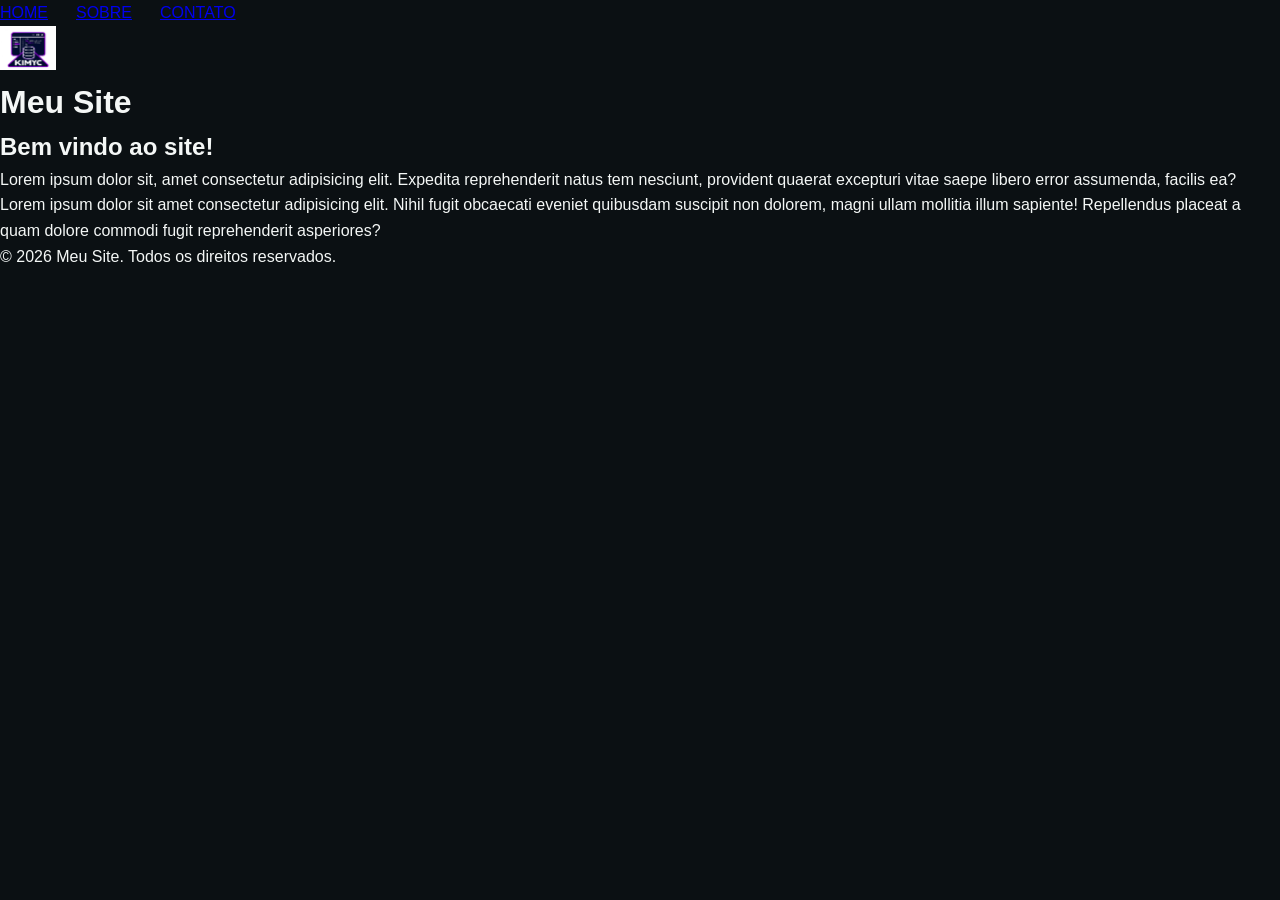
<file: index.html>
<!DOCTYPE html>
<html lang="pt-br">
<head>
    <meta charset="UTF-8">
    <meta name="viewport" content="width=device-width, initial-scale=1.0">
    <title>Ideia site KIMYC</title>
    <link rel="stylesheet" href="style.css">
</head>
<body>

    <header>
        <nav id="navegador">
            <ul>
                <li><a href="#home">HOME</a></li>
                <li><a href="#sobre">SOBRE</a></li>
                <li><a href="#contato">CONTATO</a></li>
            </ul>
        </nav>
    </header>

    <main>
        <img src="./ConsultoriaKimyc.png" alt="Logo do site" id="logo">
        <h1>Meu Site</h1>

        <section id="home">
            <h2>Bem vindo ao site!</h2>
        </section>

        <section id="sobre">
            <p>Lorem ipsum dolor sit, amet consectetur adipisicing elit. Expedita reprehenderit natus tem nesciunt, provident quaerat excepturi vitae saepe libero error assumenda, facilis ea?</p>
        </section>

        <section id="MENU">
            <p>Lorem ipsum dolor sit amet consectetur adipisicing elit. Nihil fugit obcaecati eveniet quibusdam suscipit non dolorem, magni ullam mollitia illum sapiente! Repellendus placeat a quam dolore commodi fugit reprehenderit asperiores?</p>
        </section>
    </main>

    <footer id="footer">
        <p>© 2026 Meu Site. Todos os direitos reservados.</p>
    </footer>

    <script src="./main.js"></script>
</body>
</html>
</file>
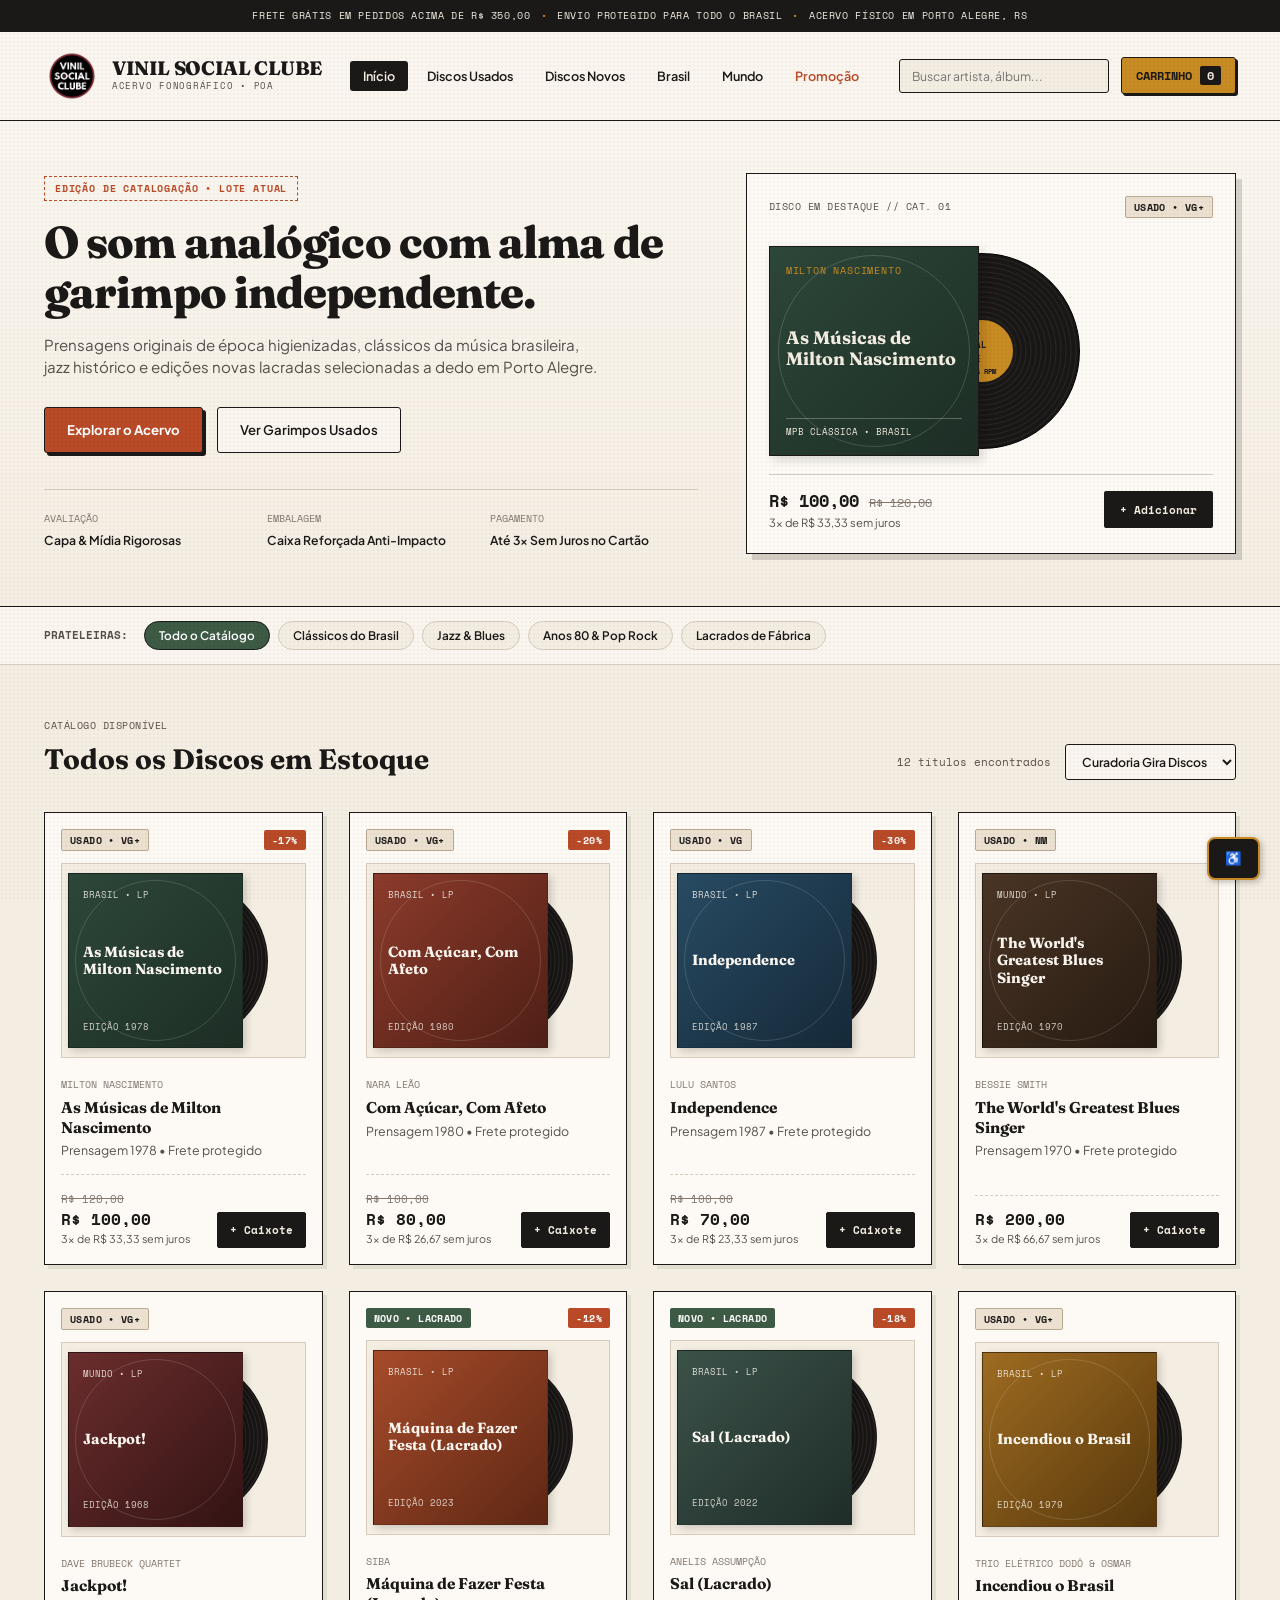
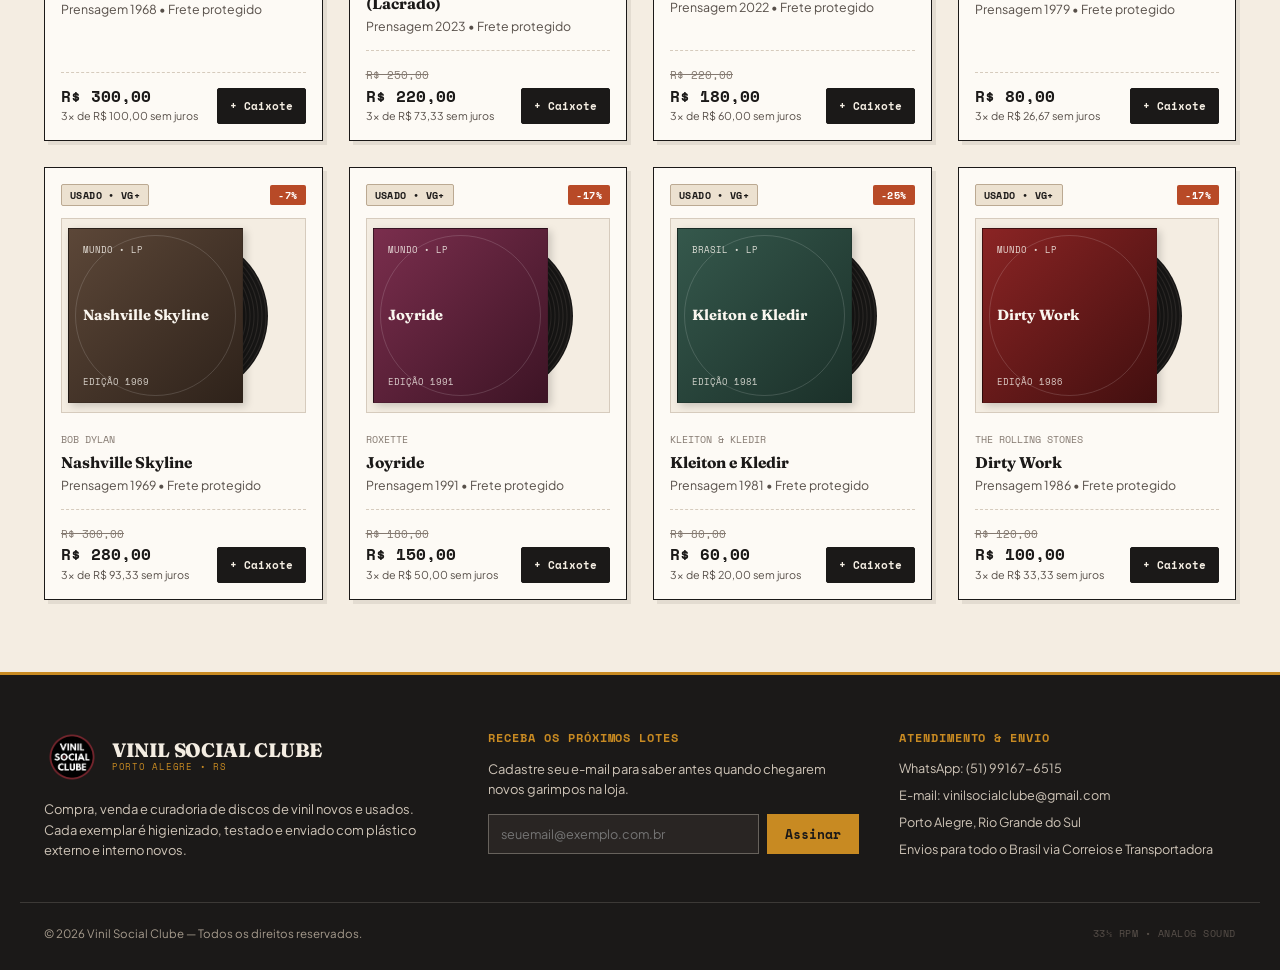
<file: index_cliente.html>
<!DOCTYPE html>
<html lang="pt-BR">
<head>
  <meta charset="UTF-8" />
  <meta name="viewport" content="width=device-width, initial-scale=1.0" />
  <title>Vinil Social Clube — Loja de Discos de Vinil | Porto Alegre</title>

  <!-- Fontes Editoriais Analógicas -->
  <link rel="preconnect" href="https://fonts.googleapis.com" />
  <link rel="preconnect" href="https://fonts.gstatic.com" crossorigin />
  <link href="https://fonts.googleapis.com/css2?family=Fraunces:ital,opsz,wght@0,9..144,400;0,9..144,600;0,9..144,800;1,9..144,400&family=Plus+Jakarta+Sans:wght@400;500;600;700&family=Space+Mono:ital,wght@0,400;0,700;1,400&display=swap" rel="stylesheet" />

  <!-- Folha de Estilos Externa -->
  <link rel="stylesheet" href="./style_cliente.css" />
</head>
<body>

  <!-- Textura sutil de papel analógico -->
  <div class="paper-grain" aria-hidden="true"></div>

  <!-- Barra Superior de Aviso -->
  <div class="top-strip">
    <span>FRETE GRÁTIS EM PEDIDOS ACIMA DE R$ 350,00</span>
    <span class="separator">•</span>
    <span>ENVIO PROTEGIDO PARA TODO O BRASIL</span>
    <span class="separator">•</span>
    <span>ACERVO FÍSICO EM PORTO ALEGRE, RS</span>
  </div>

  <!-- Cabeçalho Principal -->
  <header class="site-header">
    <div class="container header-inner">
      <a href="#" class="brand" id="resetFiltersBrand">
        <img class="brand-logo" src="./vinil.social.clube.png" alt="Logo Vinil Social Clube" />
        <div class="brand-text">
          <span class="brand-title">VINIL SOCIAL CLUBE</span>
          <span class="brand-sub">ACERVO FONOGRÁFICO • POA</span>
        </div>
      </a>

      <nav class="main-nav" aria-label="Navegação principal">
        <button type="button" class="nav-link active" data-filter-type="all" data-filter-value="all">Início</button>
        <button type="button" class="nav-link" data-filter-type="condition" data-filter-value="usado">Discos Usados</button>
        <button type="button" class="nav-link" data-filter-type="condition" data-filter-value="novo">Discos Novos</button>
        <button type="button" class="nav-link" data-filter-type="origin" data-filter-value="brasil">Brasil</button>
        <button type="button" class="nav-link" data-filter-type="origin" data-filter-value="mundo">Mundo</button>
        <button type="button" class="nav-link nav-promo" data-filter-type="promo" data-filter-value="true">Promoção</button>
      </nav>

      <div class="header-actions">
        <div class="search-box">
          <label for="searchInput" class="sr-only">Buscar artista ou álbum</label>
          <input type="search" id="searchInput" placeholder="Buscar artista, álbum..." autocomplete="off" />
        </div>

        <button type="button" class="crate-btn" id="openCrateBtn" aria-label="Abrir carrinho de compras">
          <span class="crate-label">CARRINHO</span>
          <span class="crate-count" id="crateCount">0</span>
        </button>
      </div>
    </div>
  </header>

  <!-- Hero Editorial -->
  <section class="hero-section">
    <div class="container hero-grid">
      <div class="hero-copy">
        <div class="stamp-tag">EDIÇÃO DE CATALOGAÇÃO • LOTE ATUAL</div>
        <h1>O som analógico com alma de garimpo independente.</h1>
        <p>
          Prensagens originais de época higienizadas, clássicos da música brasileira, jazz histórico e edições novas lacradas selecionadas a dedo em Porto Alegre.
        </p>
        <div class="hero-cta-group">
          <a href="#catalogo" class="btn-primary">Explorar o Acervo</a>
          <button type="button" class="btn-secondary" id="btnFilterUsedHero">Ver Garimpos Usados</button>
        </div>

        <div class="hero-specs">
          <div class="spec-item">
            <span class="spec-code">AVALIAÇÃO</span>
            <strong>Capa &amp; Mídia Rigorosas</strong>
          </div>
          <div class="spec-item">
            <span class="spec-code">EMBALAGEM</span>
            <strong>Caixa Reforçada Anti-Impacto</strong>
          </div>
          <div class="spec-item">
            <span class="spec-code">PAGAMENTO</span>
            <strong>Até 3x Sem Juros no Cartão</strong>
          </div>
        </div>
      </div>

      <!-- Destaque Tátil / Vitrine de Turntable -->
      <aside class="hero-showcase" aria-label="Destaque da Curadoria">
        <div class="showcase-card">
          <div class="showcase-header">
            <span class="mono-label">DISCO EM DESTAQUE // CAT. 01</span>
            <span class="badge badge-used">USADO • VG+</span>
          </div>
          <div class="showcase-vinyl-stage">
            <div class="showcase-sleeve" id="heroSleeve">
              <div class="sleeve-art sleeve-milton">
                <span class="sleeve-artist">MILTON NASCIMENTO</span>
                <span class="sleeve-album">As Músicas de Milton Nascimento</span>
                <span class="sleeve-seal">MPB CLÁSSICA • BRASIL</span>
              </div>
            </div>
            <div class="showcase-disc" aria-hidden="true">
              <div class="disc-label">
                <span>VINIL SOCIAL CLUBE</span>
                <small>33⅓ RPM</small>
              </div>
            </div>
          </div>
          <div class="showcase-footer">
            <div>
              <p class="showcase-price">R$ 100,00 <span class="old-price">R$ 120,00</span></p>
              <p class="showcase-installment">3x de R$ 33,33 sem juros</p>
            </div>
            <button type="button" class="btn-add-featured" data-id="milton-01">+ Adicionar</button>
          </div>
        </div>
      </aside>
    </div>
  </section>

  <!-- Faixa de Curadoria Temática -->
  <section class="curation-bar" aria-label="Curadorias temáticas">
    <div class="container curation-inner">
      <span class="curation-title">PRATELEIRAS:</span>
      <div class="curation-pills" id="curationPills">
        <button type="button" class="pill active" data-curator="all">Todo o Catálogo</button>
        <button type="button" class="pill" data-curator="brasil">Clássicos do Brasil</button>
        <button type="button" class="pill" data-curator="jazz-blues">Jazz &amp; Blues</button>
        <button type="button" class="pill" data-curator="anos-80">Anos 80 &amp; Pop Rock</button>
        <button type="button" class="pill" data-curator="novos">Lacrados de Fábrica</button>
      </div>
    </div>
  </section>

  <!-- Catálogo Principal -->
  <main id="catalogo" class="catalog-section">
    <div class="container">
      <div class="catalog-header">
        <div>
          <span class="mono-label">CATÁLOGO DISPONÍVEL</span>
          <h2 id="catalogHeading">Todos os Discos em Estoque</h2>
        </div>

        <div class="catalog-controls">
          <span class="results-counter" id="resultsCounter">12 títulos encontrados</span>
          <label for="sortSelect" class="sr-only">Ordenar catálogo</label>
          <select id="sortSelect" class="vintage-select">
            <option value="featured">Curadoria Gira Discos</option>
            <option value="price-asc">Menor Preço</option>
            <option value="price-desc">Maior Preço</option>
            <option value="discount">Maiores Descontos</option>
          </select>
        </div>
      </div>

      <!-- Grade de Produtos -->
      <div class="records-grid" id="recordsGrid"></div>

      <!-- Estado Vazio -->
      <div class="empty-state hidden" id="emptyState">
        <h3>Nenhum disco encontrado neste carrinho.</h3>
        <p>Tente buscar por outro artista ou limpe os filtros ativos para voltar ao acervo completo.</p>
        <button type="button" class="btn-primary" id="clearAllFiltersBtn">Mostrar Todos os Discos</button>
      </div>
    </div>
  </main>

  <!-- Encarte / Rodapé -->
  <footer class="site-footer">
    <div class="container footer-grid">
      <div class="footer-col">
        <div class="brand footer-brand">
          <img class="brand-logo" src="./vinil.social.clube.png" alt="Logo Vinil Social Clube" />
          <div class="brand-text">
            <span class="brand-title">VINIL SOCIAL CLUBE</span>
            <span class="brand-sub">PORTO ALEGRE • RS</span>
          </div>
        </div>
        <p class="footer-desc">
          Compra, venda e curadoria de discos de vinil novos e usados. Cada exemplar é higienizado, testado e enviado com plástico externo e interno novos.
        </p>
      </div>

      <div class="footer-col">
        <h4>RECEBA OS PRÓXIMOS LOTES</h4>
        <p class="footer-desc">Cadastre seu e-mail para saber antes quando chegarem novos garimpos na loja.</p>
        <form class="newsletter-form" id="newsletterForm">
          <label for="newsletterEmail" class="sr-only">Seu melhor e-mail</label>
          <input type="email" id="newsletterEmail" placeholder="seuemail@exemplo.com.br" required />
          <button type="submit">Assinar</button>
        </form>
        <p class="newsletter-feedback" id="newsletterFeedback" role="status"></p>
      </div>

      <div class="footer-col">
        <h4>ATENDIMENTO &amp; ENVIO</h4>
        <ul class="footer-list">
          <li>WhatsApp: (51) 99167-6515</li>
          <li>E-mail: vinilsocialclube@gmail.com</li>
          <li>Porto Alegre, Rio Grande do Sul</li>
          <li>Envios para todo o Brasil via Correios e Transportadora</li>
        </ul>
      </div>
    </div>

    <div class="container footer-bottom">
      <span>© 2026 Vinil Social Clube — Todos os direitos reservados.</span>
      <span class="mono-label">33⅓ RPM • ANALOG SOUND</span>
    </div>
  </footer>

  <!-- Gaveta Lateral do Carrinho -->
  <div class="drawer-backdrop hidden" id="drawerBackdrop"></div>
  <aside class="crate-drawer" id="crateDrawer" aria-hidden="true" aria-label="Seu carrinho de compras">
    <div class="drawer-header">
      <div>
        <span class="mono-label">SEU CARRINHO</span>
        <h3>Discos Selecionados</h3>
      </div>
      <button type="button" class="close-drawer-btn" id="closeCrateBtn" aria-label="Fechar carrinho">✕</button>
    </div>

    <div class="shipping-meter">
      <p id="shippingMessage">Faltam <strong>R$ 350,00</strong> para ganhar Frete Grátis.</p>
      <div class="meter-track">
        <div class="meter-fill" id="shippingBar"></div>
      </div>
    </div>

    <div class="drawer-body" id="crateItemsContainer">
      <p class="empty-crate-msg">Seu carrinho ainda está vazio. Escolha um disco no catálogo para começar.</p>
    </div>

    <div class="drawer-footer">
      <div class="subtotal-row">
        <span>Subtotal</span>
        <strong id="crateSubtotal">R$ 0,00</strong>
      </div>
      <p class="installment-summary" id="crateInstallments">Parcele em até 3x sem juros</p>
      <button type="button" class="btn-primary btn-checkout" id="checkoutBtn">Finalizar Pedido</button>
    </div>
  </aside>

  <!-- Toast de Notificação -->
  <div class="toast" id="toastNotification" role="status" aria-live="polite"></div>
  
<!-- PAINEL DE ACESSIBILIDADE -->
<div class="accessibility-container">

    <button
        type="button"
        id="accessibilityBtn"
        class="accessibility-btn"
        aria-label="Abrir opções de acessibilidade"
        aria-expanded="false"
        aria-controls="accessibilityPanel">
        ♿
    </button>

    <div
        id="accessibilityPanel"
        class="accessibility-panel"
        aria-label="Opções de acessibilidade"
        hidden>

        <h3>Acessibilidade</h3>
        <p>Personalize sua experiência no site.</p>

        <div class="accessibility-options">

            <button type="button" id="increaseFont">
                A+ Aumentar fonte
            </button>

            <button type="button" id="decreaseFont">
                A- Diminuir fonte
            </button>

            <button type="button" id="contrastBtn">
                ◐ Alto contraste
            </button>

            <button type="button" id="underlineBtn">
                Sublinhar links
            </button>

            <button type="button" id="resetAccessibility">
                Restaurar padrão
            </button>

        </div>
    </div>
</div>
<!-- FIM DO PAINEL DE ACESSIBILIDADE -->

  <!-- Script Externo -->
  <script src="./main_cliente.js"></script>
</body>
</html>
</file>
<file: style.css>
/* =========================================
   VARIÁVEIS DE CORES (IDENTIDADE KIMYC)
   ========================================= */
   :root {
    --neon: #4CE619;
    --neon-dark: #0E9F43;
    --neon-glow: rgba(76, 230, 25, 0.25);
    --bg-main: #0B1013;
    --bg-card: #131B20;
    --bg-card-hover: #182329;
    --text-main: #F4F7F6;
    --text-muted: #9BAAB2;
    --border-subtle: rgba(255, 255, 255, 0.08);
  }
  
  /* =========================================
     RESET E CONFIGURAÇÕES GERAIS
     ========================================= */
  * {
    margin: 0;
    padding: 0;
    box-sizing: border-box;
  }
  
  html {
    scroll-behavior: smooth;
  }
  
  body {
    font-family: 'Inter', sans-serif;
    background-color: var(--bg-main);
    color: var(--text-main);
    line-height: 1.6;
    overflow-x: hidden;
  }
  
  .container {
    width: 90%;
    max-width: 1180px;
    margin: 0 auto;
  }
  
  .scroll-progress {
    position: fixed;
    top: 0;
    left: 0;
    height: 3px;
    background: linear-gradient(90deg, var(--neon-dark), var(--neon));
    width: 0%;
    z-index: 1001;
    transition: width 0.1s ease;
  }
  
  /* =========================================
     CABEÇALHO E NAVEGAÇÃO
     ========================================= */
  .header {
    position: fixed;
    top: 0;
    width: 100%;
    z-index: 1000;
    background: rgba(11, 16, 19, 0.85);
    backdrop-filter: blur(12px);
    border-bottom: 1px solid var(--border-subtle);
    padding: 14px 0;
  }
  
  .nav-container {
    display: flex;
    justify-content: space-between;
    align-items: center;
  }
  
  .logo-wrapper {
    display: flex;
    align-items: center;
    gap: 10px;
    text-decoration: none;
    color: var(--text-main);
  }
  
  #logo {
    height: 44px;
    width: auto;
  }
  
  .brand-name {
    font-size: 1.4rem;
    font-weight: 800;
    letter-spacing: 1px;
  }
  
  #navegador ul {
    display: flex;
    list-style: none;
    align-items: center;
    gap: 28px;
  }
  
  .nav-link {
    color: var(--text-muted);
    text-decoration: none;
    font-weight: 500;
    font-size: 0.95rem;
    transition: color 0.3s;
  }
  
  .nav-link:hover {
    color: var(--neon);
  }
  
  .btn-nav {
    background-color: rgba(76, 230, 25, 0.12);
    color: var(--neon);
    border: 1px solid var(--neon);
    padding: 8px 18px;
    border-radius: 6px;
    text-decoration: none;
    font-weight: 600;
    transition: all 0.3s ease;
  }
  
  .btn-nav:hover {
    background-color: var(--neon);
    color: #0B1013;
  }
  
  .menu-toggle {
    display: none;
    background: none;
    border: none;
    cursor: pointer;
    flex-direction: column;
    gap: 5px;
  }
  
  .menu-toggle span {
    width: 26px;
    height: 3px;
    background-color: var(--text-main);
    border-radius: 2px;
  }
  
  /* =========================================
     SEÇÃO HERO
     ========================================= */
  .hero {
    position: relative;
    padding: 150px 0 90px;
    min-height: 92vh;
    display: flex;
    align-items: center;
  }
  
  .hero-glow {
    position: absolute;
    top: 20%;
    right: 10%;
    width: 380px;
    height: 380px;
    background: radial-gradient(circle, var(--neon-glow) 0%, transparent 70%);
    filter: blur(50px);
    z-index: -1;
  }
  
  .hero-grid {
    display: grid;
    grid-template-columns: 1.2fr 0.8fr;
    align-items: center;
    gap: 50px;
  }
  
  .badge {
    display: inline-block;
    background: rgba(76, 230, 25, 0.1);
    color: var(--neon);
    padding: 6px 14px;
    border-radius: 50px;
    font-size: 0.85rem;
    font-weight: 600;
    border: 1px solid rgba(76, 230, 25, 0.3);
    margin-bottom: 20px;
  }
  
  .hero h1 {
    font-size: 3rem;
    font-weight: 800;
    line-height: 1.15;
    margin-bottom: 20px;
  }
  
  .highlight-text {
    color: var(--neon);
  }
  
  .cursor {
    color: var(--neon);
    animation: blink 0.8s infinite;
  }
  
  @keyframes blink {
    50% { opacity: 0; }
  }
  
  .hero p {
    color: var(--text-muted);
    font-size: 1.1rem;
    margin-bottom: 32px;
    max-width: 560px;
  }
  
  .hero-buttons {
    display: flex;
    gap: 16px;
    flex-wrap: wrap;
    margin-bottom: 45px;
  }
  
  .btn-primary {
    background-color: var(--neon);
    color: #0B1013;
    padding: 14px 28px;
    border-radius: 8px;
    font-weight: 700;
    text-decoration: none;
    border: none;
    cursor: pointer;
    font-size: 1rem;
    font-family: inherit;
    transition: transform 0.25s ease, box-shadow 0.25s ease;
    display: inline-block;
  }
  
  .btn-primary:hover {
    transform: translateY(-3px);
    box-shadow: 0 10px 25px rgba(76, 230, 25, 0.35);
  }
  
  .btn-secondary {
    background-color: transparent;
    color: var(--text-main);
    padding: 14px 28px;
    border-radius: 8px;
    font-weight: 600;
    text-decoration: none;
    border: 1px solid var(--border-subtle);
    transition: all 0.25s ease;
  }
  
  .btn-secondary:hover {
    border-color: var(--neon);
    color: var(--neon);
  }
  
  .hero-stats {
    display: flex;
    gap: 35px;
    padding-top: 25px;
    border-top: 1px solid var(--border-subtle);
  }
  
  .stat-item strong {
    display: block;
    font-size: 1.5rem;
    color: var(--neon);
  }
  
  .stat-item span {
    font-size: 0.85rem;
    color: var(--text-muted);
  }
  
  .logo-stage {
    display: flex;
    justify-content: center;
    align-items: center;
  }
  
  .hero-logo-destaque {
    width: 100%;
    max-width: 340px;
    animation: float 4s ease-in-out infinite;
    filter: drop-shadow(0 15px 30px rgba(76, 230, 25, 0.2));
  }
  
  @keyframes float {
    0%, 100% { transform: translateY(0px); }
    50% { transform: translateY(-14px); }
  }
  
  /* =========================================
     SEÇÕES E CARDS
     ========================================= */
  .section {
    padding: 90px 0;
  }
  
  .section-header {
    text-align: center;
    max-width: 680px;
    margin: 0 auto 55px;
  }
  
  .section-tag {
    color: var(--neon);
    font-size: 0.85rem;
    font-weight: 700;
    text-transform: uppercase;
    letter-spacing: 1.5px;
    display: block;
    margin-bottom: 10px;
  }
  
  .section-header h2 {
    font-size: 2.2rem;
    font-weight: 700;
    margin-bottom: 14px;
  }
  
  .subtitle {
    color: var(--text-muted);
    font-size: 1.05rem;
  }
  
  .cards-grid, .services-grid {
    display: grid;
    grid-template-columns: repeat(auto-fit, minmax(300px, 1fr));
    gap: 26px;
  }
  
  .card, .service-card {
    background-color: var(--bg-card);
    border: 1px solid var(--border-subtle);
    border-radius: 14px;
    padding: 32px;
    transition: transform 0.3s ease, border-color 0.3s ease, background-color 0.3s ease;
  }
  
  .card:hover, .service-card:hover {
    transform: translateY(-6px);
    border-color: var(--neon);
    background-color: var(--bg-card-hover);
  }
  
  .card-icon {
    font-size: 2rem;
    margin-bottom: 16px;
  }
  
  .card h3, .service-card h3 {
    font-size: 1.25rem;
    margin-bottom: 12px;
  }
  
  .card p, .service-card p {
    color: var(--text-muted);
    font-size: 0.95rem;
  }
  
  .service-top {
    display: flex;
    justify-content: space-between;
    align-items: center;
    margin-bottom: 18px;
  }
  
  .service-emoji {
    font-size: 2rem;
  }
  
  .service-tag {
    background: rgba(76, 230, 25, 0.12);
    color: var(--neon);
    font-size: 0.75rem;
    font-weight: 700;
    padding: 4px 10px;
    border-radius: 20px;
  }
  
  .service-list {
    list-style: none;
    margin-top: 20px;
    padding-top: 16px;
    border-top: 1px solid var(--border-subtle);
  }
  
  .service-list li {
    font-size: 0.9rem;
    color: var(--text-main);
    margin-bottom: 8px;
  }
  
  /* =========================================
     SIMULADOR INTERATIVO
     ========================================= */
  .simulador-box {
    background: linear-gradient(145deg, #131B20, #0F161A);
    border: 1px solid rgba(76, 230, 25, 0.3);
    border-radius: 18px;
    padding: 45px;
    display: grid;
    grid-template-columns: 1.2fr 0.8fr;
    gap: 40px;
    align-items: center;
  }
  
  .checklist-grid {
    display: grid;
    gap: 14px;
    margin-top: 24px;
  }
  
  .check-item {
    display: flex;
    align-items: center;
    gap: 12px;
    background: rgba(255, 255, 255, 0.03);
    padding: 14px 18px;
    border-radius: 10px;
    cursor: pointer;
    border: 1px solid var(--border-subtle);
    transition: border-color 0.2s;
  }
  
  .check-item:hover {
    border-color: var(--neon);
  }
  
  .check-item input[type="checkbox"] {
    accent-color: var(--neon);
    width: 18px;
    height: 18px;
  }
  
  .simulador-resultado {
    background: var(--bg-main);
    padding: 32px;
    border-radius: 14px;
    text-align: center;
    border: 1px solid var(--border-subtle);
  }
  
  @property --score-progress {
    syntax: "<percentage>";
    inherits: false;
    initial-value: 0%;
  }

  .score-circle {
    width: 120px;
    height: 120px;
    border-radius: 50%;
    background: conic-gradient(
      from -90deg,
      var(--neon) var(--score-progress, 0%),
      var(--border-subtle) 0
    );
    display: flex;
    flex-direction: column;
    justify-content: center;
    align-items: center;
    margin: 0 auto 18px;
    box-shadow: 0 0 25px var(--neon-glow);
    transition: --score-progress 600ms ease;
    position: relative;
    isolation: isolate;
  }

  .score-circle::before {
    content: "";
    position: absolute;
    inset: 4px;
    border-radius: inherit;
    background: var(--bg-main);
    z-index: -1;
  }
  
  #score-value {
    font-size: 1.9rem;
    font-weight: 800;
    color: var(--neon);
  }
  
  .simulador-resultado p {
    color: var(--text-muted);
    font-size: 0.92rem;
    margin: 10px 0 22px;
  }
  
  /* =========================================
     FAQ
     ========================================= */
  .faq-list {
    max-width: 780px;
    margin: 0 auto;
    display: grid;
    gap: 14px;
  }
  
  .faq-item {
    background: var(--bg-card);
    border: 1px solid var(--border-subtle);
    border-radius: 10px;
    padding: 20px 24px;
  }
  
  .faq-item summary {
    font-weight: 600;
    cursor: pointer;
    list-style: none;
    display: flex;
    justify-content: space-between;
    align-items: center;
  }
  
  .faq-item summary::after {
    content: "+";
    color: var(--neon);
    font-size: 1.4rem;
  }
  
  .faq-item[open] summary::after {
    content: "−";
  }
  
  .faq-item p {
    margin-top: 14px;
    color: var(--text-muted);
    font-size: 0.95rem;
  }
  
  /* =========================================
     SEÇÃO CONTATO ORIGINAL
     ========================================= */
  .contact-wrapper {
    display: grid;
    grid-template-columns: 1fr 1fr;
    gap: 50px;
    background: var(--bg-card);
    padding: 50px;
    border-radius: 18px;
    border: 1px solid var(--border-subtle);
  }
  
  .contact-perks {
    margin-top: 28px;
    display: grid;
    gap: 12px;
    color: var(--text-main);
    font-weight: 500;
  }
  
  .contact-form {
    display: grid;
    gap: 16px;
  }
  
  .form-group label {
    display: block;
    font-size: 0.88rem;
    margin-bottom: 6px;
    color: var(--text-muted);
  }
  
  .form-group input, .form-group textarea, .form-group select {
    width: 100%;
    padding: 13px 16px;
    background: var(--bg-main);
    border: 1px solid var(--border-subtle);
    border-radius: 8px;
    color: var(--text-main);
    font-family: inherit;
    font-size: 0.95rem;
  }
</file>
<file: style_cliente.css>
/* ==========================================================================
   GIRA DISCOS — ESTÉTICA ANALÓGICA & EDITORIAL VINTAGE
   ========================================================================== */

:root {
  /* Paleta Papel Envelhecido & Vinil */
  --bg-paper: #f4ede2;
  --bg-surface: #faf6ef;
  --bg-card: #fdfaf5;
  --bg-dark: #1b1918;
  --bg-dark-soft: #292523;

  /* Tipografia & Tinta */
  --ink-primary: #1b1918;
  --ink-secondary: #574f49;
  --ink-muted: #847970;
  --ink-inverse: #f4ede2;

  /* Acentos de Selos Fonográficos */
  --accent-rust: #b84a27;
  --accent-rust-hover: #993b1d;
  --accent-mustard: #c88a22;
  --accent-olive: #3d5a45;

  /* Bordas & Sombras */
  --border-color: #d6cbbd;
  --border-strong: #1b1918;
  --shadow-card: 4px 4px 0px rgba(27, 25, 24, 0.08);
  --shadow-hover: 6px 6px 0px rgba(27, 25, 24, 0.16);

  /* Fontes */
  --font-serif: "Fraunces", Georgia, serif;
  --font-sans: "Plus Jakarta Sans", -apple-system, BlinkMacSystemFont, sans-serif;
  --font-mono: "Space Mono", monospace;
}

*,
*::before,
*::after {
  box-sizing: border-box;
  margin: 0;
  padding: 0;
}

html {
  scroll-behavior: smooth;
  font-size: 90%;
}

body {
  background-color: var(--bg-paper);
  color: var(--ink-primary);
  font-family: var(--font-sans);
  line-height: 1.5;
  overflow-x: hidden;
  position: relative;
}

/* Textura sutil de granulação de papel */
.paper-grain {
  position: fixed;
  inset: 0;
  pointer-events: none;
  z-index: 9999;
  opacity: 0.035;
  background-image: radial-gradient(#1b1918 0.75px, transparent 0.75px);
  background-size: 4px 4px;
}

.sr-only {
  position: absolute;
  width: 1px;
  height: 1px;
  overflow: hidden;
  clip: rect(0, 0, 0, 0);
}

.container {
  max-width: 1240px;
  margin: 0 auto;
  padding: 0 24px;
}

/* ==========================================================================
   BARRA SUPERIOR & CABEÇALHO
   ========================================================================== */

.top-strip {
  background-color: var(--bg-dark);
  color: var(--ink-inverse);
  font-family: var(--font-mono);
  font-size: 0.72rem;
  letter-spacing: 0.06em;
  padding: 8px 16px;
  text-align: center;
  display: flex;
  justify-content: center;
  flex-wrap: wrap;
  gap: 10px;
}

.top-strip .separator {
  color: var(--accent-mustard);
}

.site-header {
  background-color: var(--bg-surface);
  border-bottom: 1px solid var(--border-strong);
  position: sticky;
  top: 0;
  z-index: 100;
}

.header-inner {
  display: flex;
  align-items: center;
  justify-content: space-between;
  gap: 20px;
  padding-top: 16px;
  padding-bottom: 16px;
  flex-wrap: wrap;
}

.brand {
  display: flex;
  align-items: center;
  gap: 12px;
  text-decoration: none;
  color: var(--ink-primary);
}

.brand-logo {
  width: 56px;
  height: 56px;
  object-fit: contain;
  display: block;
  flex-shrink: 0;
  transition: transform 0.6s ease;
}

.brand:hover .brand-logo {
  transform: rotate(120deg);
}

.brand-text {
  display: flex;
  flex-direction: column;
}

.brand-title {
  font-family: var(--font-serif);
  font-weight: 800;
  font-size: 1.35rem;
  letter-spacing: -0.02em;
  line-height: 1.05;
}

.brand-sub {
  font-family: var(--font-mono);
  font-size: 0.65rem;
  color: var(--ink-secondary);
  letter-spacing: 0.08em;
}

.main-nav {
  display: flex;
  align-items: center;
  gap: 6px;
  flex-wrap: wrap;
}

.nav-link {
  background: transparent;
  border: 1px solid transparent;
  color: var(--ink-primary);
  font-family: var(--font-sans);
  font-size: 0.88rem;
  font-weight: 600;
  padding: 6px 12px;
  cursor: pointer;
  border-radius: 3px;
  transition: all 0.2s ease;
}

.nav-link:hover {
  background-color: var(--bg-paper);
  border-color: var(--border-color);
}

.nav-link.active {
  background-color: var(--bg-dark);
  color: var(--ink-inverse);
}

.nav-promo {
  color: var(--accent-rust);
}

.nav-promo.active {
  background-color: var(--accent-rust);
  color: #ffffff;
}

.header-actions {
  display: flex;
  align-items: center;
  gap: 12px;
}

.search-box input {
  background-color: var(--bg-paper);
  border: 1px solid var(--border-strong);
  padding: 8px 12px;
  font-family: var(--font-sans);
  font-size: 0.85rem;
  color: var(--ink-primary);
  border-radius: 3px;
  width: 210px;
}

.search-box input:focus {
  outline: 2px solid var(--accent-mustard);
  outline-offset: 1px;
}

.crate-btn {
  display: flex;
  align-items: center;
  gap: 8px;
  background-color: var(--accent-mustard);
  color: var(--ink-primary);
  border: 1px solid var(--border-strong);
  padding: 8px 14px;
  font-family: var(--font-mono);
  font-weight: 700;
  font-size: 0.8rem;
  border-radius: 3px;
  cursor: pointer;
  box-shadow: 2px 2px 0px var(--border-strong);
  transition: transform 0.15s ease, box-shadow 0.15s ease;
}

.crate-btn:hover {
  transform: translate(-1px, -1px);
  box-shadow: 3px 3px 0px var(--border-strong);
}

.crate-count {
  background-color: var(--bg-dark);
  color: var(--ink-inverse);
  padding: 1px 7px;
  border-radius: 2px;
}

/* ==========================================================================
   HERO EDITORIAL
   ========================================================================== */

.hero-section {
  border-bottom: 1px solid var(--border-strong);
  padding: 52px 0;
  background: linear-gradient(180deg, var(--bg-surface) 0%, var(--bg-paper) 100%);
}

.hero-grid {
  display: grid;
  grid-template-columns: 1.2fr 0.9fr;
  gap: 48px;
  align-items: center;
}

.stamp-tag {
  display: inline-block;
  font-family: var(--font-mono);
  font-size: 0.72rem;
  font-weight: 700;
  letter-spacing: 0.08em;
  color: var(--accent-rust);
  border: 1px dashed var(--accent-rust);
  padding: 4px 10px;
  margin-bottom: 16px;
}

.hero-copy h1 {
  font-family: var(--font-serif);
  font-size: clamp(2rem, 3.6vw, 3.1rem);
  font-weight: 800;
  line-height: 1.1;
  letter-spacing: -0.02em;
  margin-bottom: 18px;
}

.hero-copy p {
  font-size: 1.05rem;
  color: var(--ink-secondary);
  max-width: 560px;
  margin-bottom: 28px;
}

.hero-cta-group {
  display: flex;
  gap: 14px;
  flex-wrap: wrap;
  margin-bottom: 36px;
}

.btn-primary {
  background-color: var(--accent-rust);
  color: #ffffff;
  border: 1px solid var(--border-strong);
  padding: 12px 22px;
  font-family: var(--font-sans);
  font-weight: 700;
  font-size: 0.92rem;
  text-decoration: none;
  border-radius: 3px;
  cursor: pointer;
  box-shadow: 3px 3px 0px var(--border-strong);
  transition: background-color 0.2s ease, transform 0.15s ease;
}

.btn-primary:hover {
  background-color: var(--accent-rust-hover);
  transform: translate(-1px, -1px);
}

.btn-secondary {
  background-color: var(--bg-surface);
  color: var(--ink-primary);
  border: 1px solid var(--border-strong);
  padding: 12px 22px;
  font-family: var(--font-sans);
  font-weight: 600;
  font-size: 0.92rem;
  border-radius: 3px;
  cursor: pointer;
  transition: background-color 0.2s ease;
}

.btn-secondary:hover {
  background-color: var(--bg-paper);
}

.hero-specs {
  display: grid;
  grid-template-columns: repeat(3, 1fr);
  gap: 16px;
  padding-top: 22px;
  border-top: 1px solid var(--border-color);
}

.spec-code {
  display: block;
  font-family: var(--font-mono);
  font-size: 0.68rem;
  color: var(--ink-muted);
  margin-bottom: 2px;
}

.spec-item strong {
  font-size: 0.85rem;
  font-weight: 600;
}

/* Showcase Card do Hero */
.showcase-card {
  background-color: var(--bg-card);
  border: 1px solid var(--border-strong);
  padding: 22px;
  box-shadow: var(--shadow-hover);
}

.showcase-header {
  display: flex;
  justify-content: space-between;
  align-items: center;
  margin-bottom: 18px;
}

.mono-label {
  font-family: var(--font-mono);
  font-size: 0.72rem;
  letter-spacing: 0.05em;
  color: var(--ink-secondary);
}

.showcase-vinyl-stage {
  position: relative;
  display: flex;
  align-items: center;
  padding: 10px 0 18px;
}

.showcase-sleeve {
  width: 210px;
  height: 210px;
  border: 1px solid var(--border-strong);
  z-index: 2;
  position: relative;
  box-shadow: 4px 4px 10px rgba(0, 0, 0, 0.15);
}

.sleeve-art {
  width: 100%;
  height: 100%;
  padding: 16px;
  display: flex;
  flex-direction: column;
  justify-content: space-between;
  position: relative;
}

/* Simulação de desgaste circular de capa antiga (Ring Wear) */
.sleeve-art::after {
  content: "";
  position: absolute;
  inset: 8px;
  border-radius: 50%;
  border: 1px solid rgba(255, 255, 255, 0.16);
  pointer-events: none;
}

.sleeve-milton {
  background: linear-gradient(135deg, #2d4739 0%, #1d2e25 100%);
  color: #f4ede2;
}

.sleeve-artist {
  font-family: var(--font-mono);
  font-size: 0.7rem;
  letter-spacing: 0.08em;
  color: var(--accent-mustard);
}

.sleeve-album {
  font-family: var(--font-serif);
  font-size: 1.25rem;
  font-weight: 700;
  line-height: 1.2;
}

.sleeve-seal {
  font-family: var(--font-mono);
  font-size: 0.62rem;
  border-top: 1px solid rgba(244, 237, 226, 0.3);
  padding-top: 6px;
}

.showcase-disc {
  width: 196px;
  height: 196px;
  border-radius: 50%;
  background: repeating-radial-gradient(
    circle at center,
    #181716 0px,
    #181716 3px,
    #292624 4px,
    #181716 5px
  );
  margin-left: -95px;
  z-index: 1;
  display: flex;
  align-items: center;
  justify-content: center;
  border: 1px solid #000;
  transition: transform 0.45s ease;
}

.showcase-card:hover .showcase-disc {
  transform: translateX(26px) rotate(35deg);
}

.disc-label {
  width: 66px;
  height: 66px;
  border-radius: 50%;
  background-color: var(--accent-mustard);
  border: 2px solid var(--bg-dark);
  display: flex;
  flex-direction: column;
  align-items: center;
  justify-content: center;
  font-family: var(--font-mono);
  font-size: 0.65rem;
  font-weight: 700;
  color: var(--ink-primary);
}

.disc-label small {
  font-size: 0.52rem;
}

.showcase-footer {
  display: flex;
  justify-content: space-between;
  align-items: center;
  padding-top: 14px;
  border-top: 1px solid var(--border-color);
}

.showcase-price {
  font-family: var(--font-mono);
  font-weight: 700;
  font-size: 1.15rem;
}

.old-price {
  font-size: 0.82rem;
  color: var(--ink-muted);
  text-decoration: line-through;
  font-weight: 400;
}

.showcase-installment {
  font-size: 0.78rem;
  color: var(--ink-secondary);
}

.btn-add-featured {
  background-color: var(--bg-dark);
  color: var(--ink-inverse);
  border: none;
  padding: 10px 16px;
  font-family: var(--font-mono);
  font-size: 0.78rem;
  font-weight: 700;
  cursor: pointer;
  border-radius: 2px;
}

.btn-add-featured:hover {
  background-color: var(--accent-rust);
}

/* ==========================================================================
   CURADORIA & CATÁLOGO
   ========================================================================== */

.curation-bar {
  background-color: var(--bg-surface);
  border-bottom: 1px solid var(--border-color);
  padding: 14px 0;
}

.curation-inner {
  display: flex;
  align-items: center;
  gap: 16px;
  flex-wrap: wrap;
}

.curation-title {
  font-family: var(--font-mono);
  font-size: 0.75rem;
  font-weight: 700;
  color: var(--ink-secondary);
}

.curation-pills {
  display: flex;
  gap: 8px;
  flex-wrap: wrap;
}

.pill {
  background-color: var(--bg-paper);
  border: 1px solid var(--border-color);
  color: var(--ink-primary);
  font-family: var(--font-sans);
  font-size: 0.82rem;
  font-weight: 600;
  padding: 6px 14px;
  border-radius: 999px;
  cursor: pointer;
  transition: all 0.2s ease;
}

.pill:hover {
  border-color: var(--border-strong);
}

.pill.active {
  background-color: var(--accent-olive);
  color: #ffffff;
  border-color: var(--border-strong);
}

.catalog-section {
  padding: 48px 0 72px;
}

.catalog-header {
  display: flex;
  justify-content: space-between;
  align-items: flex-end;
  gap: 20px;
  margin-bottom: 32px;
  flex-wrap: wrap;
}

.catalog-header h2 {
  font-family: var(--font-serif);
  font-size: 1.95rem;
  font-weight: 700;
  margin-top: 4px;
}

.catalog-controls {
  display: flex;
  align-items: center;
  gap: 14px;
}

.results-counter {
  font-family: var(--font-mono);
  font-size: 0.78rem;
  color: var(--ink-secondary);
}

.vintage-select {
  background-color: var(--bg-surface);
  border: 1px solid var(--border-strong);
  padding: 8px 12px;
  font-family: var(--font-sans);
  font-size: 0.85rem;
  font-weight: 600;
  color: var(--ink-primary);
  border-radius: 3px;
}

/* Grade de Discos */
.records-grid {
  display: grid;
  grid-template-columns: repeat(auto-fill, minmax(265px, 1fr));
  gap: 26px;
}

.record-card {
  background-color: var(--bg-card);
  border: 1px solid var(--border-strong);
  padding: 16px;
  display: flex;
  flex-direction: column;
  justify-content: space-between;
  box-shadow: var(--shadow-card);
  transition: transform 0.2s ease, box-shadow 0.2s ease;
  position: relative;
}

.record-card:hover {
  transform: translate(-2px, -2px);
  box-shadow: var(--shadow-hover);
}

.card-badges {
  display: flex;
  justify-content: space-between;
  align-items: center;
  gap: 6px;
  margin-bottom: 12px;
}

.badge {
  font-family: var(--font-mono);
  font-size: 0.66rem;
  font-weight: 700;
  padding: 3px 8px;
  border-radius: 2px;
  text-transform: uppercase;
  letter-spacing: 0.04em;
}

.badge-used {
  background-color: #ece1d0;
  color: var(--ink-primary);
  border: 1px solid #bba992;
}

.badge-new {
  background-color: var(--accent-olive);
  color: #ffffff;
}

.badge-promo {
  background-color: var(--accent-rust);
  color: #ffffff;
}

/* Palco da Capa + Vinil Deslizante */
.record-visual {
  position: relative;
  height: 195px;
  margin-bottom: 14px;
  display: flex;
  align-items: center;
  overflow: hidden;
  padding: 6px;
  background-color: var(--bg-paper);
  border: 1px solid var(--border-color);
}

.record-cover {
  width: 175px;
  height: 175px;
  padding: 14px;
  display: flex;
  flex-direction: column;
  justify-content: space-between;
  color: #faf6ef;
  position: relative;
  z-index: 2;
  border: 1px solid rgba(0, 0, 0, 0.35);
  box-shadow: 3px 3px 8px rgba(0, 0, 0, 0.18);
}

.record-cover.is-used::after {
  content: "";
  position: absolute;
  inset: 6px;
  border-radius: 50%;
  border: 1px solid rgba(255, 255, 255, 0.15);
  pointer-events: none;
}

.cover-genre {
  font-family: var(--font-mono);
  font-size: 0.62rem;
  opacity: 0.85;
  text-transform: uppercase;
}

.cover-title {
  font-family: var(--font-serif);
  font-size: 1.02rem;
  font-weight: 700;
  line-height: 1.18;
}

.cover-year {
  font-family: var(--font-mono);
  font-size: 0.62rem;
  opacity: 0.8;
}

.record-vinyl {
  width: 162px;
  height: 162px;
  border-radius: 50%;
  background: repeating-radial-gradient(
    circle at center,
    #161514 0px,
    #161514 2px,
    #2b2826 3px,
    #161514 4px
  );
  position: absolute;
  left: 44px;
  z-index: 1;
  display: flex;
  align-items: center;
  justify-content: center;
  transition: transform 0.38s cubic-bezier(0.22, 1, 0.36, 1);
}

.record-card:hover .record-vinyl {
  transform: translateX(46px) rotate(45deg);
}

.vinyl-center-label {
  width: 52px;
  height: 52px;
  border-radius: 50%;
  border: 2px solid #161514;
  display: flex;
  align-items: center;
  justify-content: center;
  font-family: var(--font-mono);
  font-size: 0.55rem;
  font-weight: 700;
  color: #161514;
}

.record-meta {
  margin-bottom: 14px;
}

.record-origin {
  font-family: var(--font-mono);
  font-size: 0.68rem;
  color: var(--ink-muted);
  text-transform: uppercase;
}

.record-title {
  font-family: var(--font-serif);
  font-size: 1.08rem;
  font-weight: 700;
  line-height: 1.25;
  margin: 4px 0;
}

.record-artist {
  font-size: 0.86rem;
  color: var(--ink-secondary);
}

.record-pricing {
  border-top: 1px dashed var(--border-color);
  padding-top: 12px;
  display: flex;
  justify-content: space-between;
  align-items: flex-end;
  gap: 8px;
}

.price-current {
  font-family: var(--font-mono);
  font-weight: 700;
  font-size: 1.08rem;
  display: block;
}

.price-old {
  font-family: var(--font-mono);
  font-size: 0.76rem;
  color: var(--ink-muted);
  text-decoration: line-through;
  margin-right: 6px;
}

.price-installment {
  font-size: 0.75rem;
  color: var(--ink-secondary);
  display: block;
}

.add-to-crate-btn {
  background-color: var(--bg-dark);
  color: var(--ink-inverse);
  border: 1px solid var(--border-strong);
  padding: 9px 12px;
  font-family: var(--font-mono);
  font-size: 0.74rem;
  font-weight: 700;
  cursor: pointer;
  border-radius: 2px;
  transition: background-color 0.2s ease;
  white-space: nowrap;
}

.add-to-crate-btn:hover {
  background-color: var(--accent-rust);
}

/* Estado Vazio */
.empty-state {
  text-align: center;
  padding: 56px 20px;
  background-color: var(--bg-surface);
  border: 1px dashed var(--border-strong);
}

.empty-state h3 {
  font-family: var(--font-serif);
  font-size: 1.4rem;
  margin-bottom: 8px;
}

.empty-state p {
  color: var(--ink-secondary);
  margin-bottom: 20px;
}

.hidden {
  display: none !important;
}

/* ==========================================================================
   RODAPÉ / ENCARTE
   ========================================================================== */

.site-footer {
  background-color: var(--bg-dark);
  color: var(--ink-inverse);
  padding: 54px 0 28px;
  border-top: 3px solid var(--accent-mustard);
}

.footer-grid {
  display: grid;
  grid-template-columns: 1.2fr 1.1fr 1fr;
  gap: 40px;
  padding-bottom: 40px;
  border-bottom: 1px solid rgba(244, 237, 226, 0.15);
}

.footer-brand {
  color: var(--ink-inverse);
  margin-bottom: 14px;
}

.footer-brand .brand-sub {
  color: var(--accent-mustard);
}

.footer-desc {
  font-size: 0.9rem;
  color: #cfc5b8;
  line-height: 1.6;
}

.footer-col h4 {
  font-family: var(--font-mono);
  font-size: 0.82rem;
  letter-spacing: 0.08em;
  color: var(--accent-mustard);
  margin-bottom: 12px;
}

.newsletter-form {
  display: flex;
  margin-top: 14px;
  gap: 8px;
}

.newsletter-form input {
  flex: 1;
  padding: 10px 12px;
  background-color: var(--bg-dark-soft);
  border: 1px solid rgba(244, 237, 226, 0.3);
  color: var(--ink-inverse);
  font-family: var(--font-sans);
  font-size: 0.88rem;
}

.newsletter-form button {
  background-color: var(--accent-mustard);
  color: var(--ink-primary);
  border: none;
  padding: 10px 18px;
  font-family: var(--font-mono);
  font-weight: 700;
  cursor: pointer;
}

.newsletter-feedback {
  font-family: var(--font-mono);
  font-size: 0.75rem;
  color: var(--accent-mustard);
  margin-top: 8px;
}

.footer-list {
  list-style: none;
  font-size: 0.88rem;
  color: #cfc5b8;
  display: flex;
  flex-direction: column;
  gap: 8px;
}

.footer-bottom {
  padding-top: 22px;
  display: flex;
  justify-content: space-between;
  align-items: center;
  flex-wrap: wrap;
  gap: 12px;
  font-size: 0.8rem;
  color: #a79c8e;
}

/* ==========================================================================
   GAVETA DO CAIXOTE (CARRINHO) & TOAST
   ========================================================================== */

.drawer-backdrop {
  position: fixed;
  inset: 0;
  background: rgba(27, 25, 24, 0.55);
  z-index: 200;
}

.crate-drawer {
  position: fixed;
  top: 0;
  right: 0;
  width: min(420px, 100vw);
  height: 100vh;
  background-color: var(--bg-surface);
  border-left: 2px solid var(--border-strong);
  z-index: 210;
  display: flex;
  flex-direction: column;
  transform: translateX(100%);
  transition: transform 0.3s ease;
}

.crate-drawer.open {
  transform: translateX(0);
}

.drawer-header {
  padding: 20px;
  border-bottom: 1px solid var(--border-strong);
  display: flex;
  justify-content: space-between;
  align-items: center;
}

.drawer-header h3 {
  font-family: var(--font-serif);
  font-size: 1.35rem;
}

.close-drawer-btn {
  background: transparent;
  border: 1px solid var(--border-strong);
  width: 34px;
  height: 34px;
  font-size: 1rem;
  cursor: pointer;
}

.shipping-meter {
  background-color: var(--bg-paper);
  padding: 14px 20px;
  border-bottom: 1px solid var(--border-color);
  font-size: 0.84rem;
}

.meter-track {
  height: 8px;
  background-color: #dfd5c7;
  border: 1px solid var(--border-strong);
  margin-top: 8px;
  overflow: hidden;
}

.meter-fill {
  height: 100%;
  width: 0%;
  background-color: var(--accent-olive);
  transition: width 0.3s ease;
}

.drawer-body {
  flex: 1;
  overflow-y: auto;
  padding: 20px;
  display: flex;
  flex-direction: column;
  gap: 14px;
}

.empty-crate-msg {
  color: var(--ink-secondary);
  text-align: center;
  margin-top: 40px;
  font-size: 0.92rem;
}

.crate-item {
  background-color: var(--bg-card);
  border: 1px solid var(--border-strong);
  padding: 12px;
  display: flex;
  justify-content: space-between;
  align-items: center;
  gap: 12px;
}

.crate-item-info h4 {
  font-family: var(--font-serif);
  font-size: 0.96rem;
}

.crate-item-info span {
  font-family: var(--font-mono);
  font-size: 0.78rem;
  color: var(--ink-secondary);
}

.remove-item-btn {
  background: transparent;
  border: 1px solid var(--border-color);
  padding: 4px 8px;
  font-family: var(--font-mono);
  font-size: 0.7rem;
  cursor: pointer;
  color: var(--accent-rust);
}

.drawer-footer {
  padding: 20px;
  border-top: 1px solid var(--border-strong);
  background-color: var(--bg-paper);
}

.subtotal-row {
  display: flex;
  justify-content: space-between;
  align-items: center;
  font-size: 1.1rem;
  margin-bottom: 4px;
}

.subtotal-row strong {
  font-family: var(--font-mono);
}

.installment-summary {
  font-size: 0.8rem;
  color: var(--ink-secondary);
  margin-bottom: 14px;
}

.btn-checkout {
  width: 100%;
  text-align: center;
}

.toast {
  position: fixed;
  bottom: 24px;
  left: 24px;
  background-color: var(--bg-dark);
  color: var(--ink-inverse);
  border: 1px solid var(--accent-mustard);
  padding: 12px 18px;
  font-family: var(--font-mono);
  font-size: 0.8rem;
  z-index: 300;
  opacity: 0;
  transform: translateY(12px);
  pointer-events: none;
  transition: opacity 0.25s ease, transform 0.25s ease;
}

.toast.show {
  opacity: 1;
  transform: translateY(0);
}

/* ==========================================================================
   RESPONSIVIDADE
   ========================================================================== */

@media (max-width: 920px) {
  .hero-grid {
    grid-template-columns: 1fr;
  }

  .footer-grid {
    grid-template-columns: 1fr;
  }
}

@media (max-width: 640px) {
  .hero-specs {
    grid-template-columns: 1fr;
  }

  .search-box input {
    width: 160px;
  }
}

  
/* =================================
   ACESSIBILIDADE
================================= */

.accessibility-container {
    position: fixed;
    right: 20px;
    bottom: 20px;
    z-index: 10000;
}

.accessibility-btn {
    background: var(--bg-dark);
    color: white;
    border: 2px solid var(--accent-mustard);
    padding: 12px 16px;
    border-radius: 8px;
    cursor: pointer;
    font-weight: bold;
    box-shadow: 2px 2px 6px #00000040;
}

.accessibility-btn:hover {
    background: var(--accent-rust);
}

.accessibility-panel {
    width: 250px;
    background: var(--bg-surface);
    color: var(--ink-primary);
    border: 2px solid var(--border-strong);
    border-radius: 8px;
    padding: 16px;
    margin-bottom: 10px;
    box-shadow: 0 4px 12px #00000030;
}

.accessibility-panel[hidden] {
    display: none;
}

.accessibility-panel h3 {
    margin-bottom: 5px;
}

.accessibility-panel p {
    font-size: 0.85rem;
    margin-bottom: 12px;
}

.accessibility-options {
    display: flex;
    flex-direction: column;
    gap: 8px;
}

.accessibility-options button {
    padding: 10px;
    background: var(--bg-paper);
    color: var(--ink-primary);
    border: 1px solid var(--border-strong);
    border-radius: 5px;
    cursor: pointer;
    font-weight: 600;
}

.accessibility-options button:hover {
    background: var(--accent-mustard);
}

/* Alto contraste */

body.alto-contraste {
    background: #000000 !important;
    color: #ffffff !important;
}

body.alto-contraste * {
    color: #ffffff !important;
    border-color: #ffff00 !important;
}

body.alto-contraste a,
body.alto-contraste button {
    background-color: #000000 !important;
    color: #ffff00 !important;
}

body.alto-contraste .accessibility-panel {
    background: #000000 !important;
}

/* Links sublinhados */

body.links-sublinhados a {
    text-decoration: underline !important;
    text-underline-offset: 3px;
}

/* Foco para navegação pelo teclado */

button:focus-visible,
a:focus-visible,
input:focus-visible,
select:focus-visible {
    outline: 3px solid #005fcc;
    outline-offset: 3px;
}

/* Ajuste para celulares */

@media (max-width: 600px) {
    .accessibility-container {
        right: 12px;
        bottom: 12px;
    }

    .accessibility-panel {
        width: 230px;
    }
}
</file>
